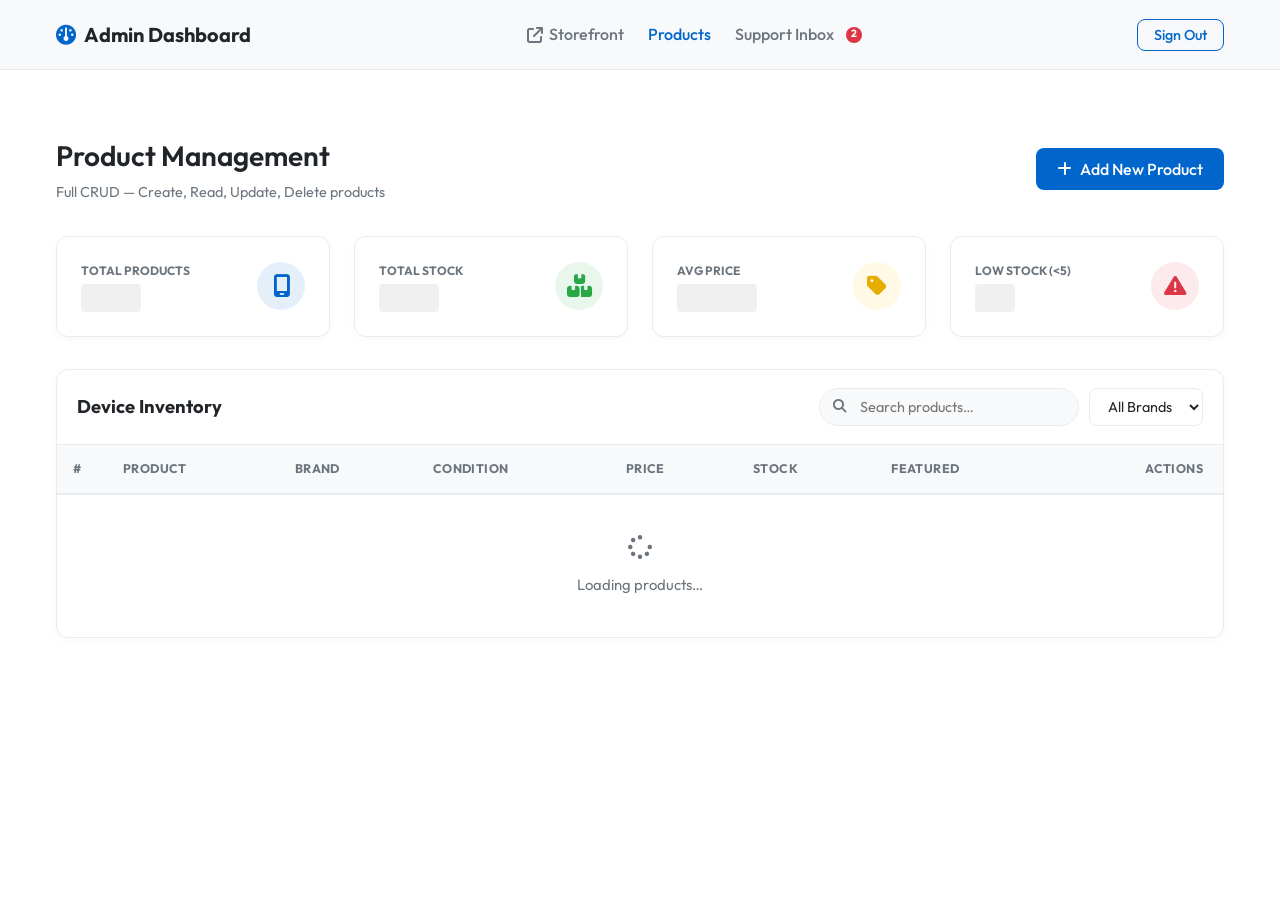
<file: admin.html>
<!DOCTYPE html>
<html lang="en">
<head>
  <meta charset="UTF-8">
  <meta name="viewport" content="width=device-width, initial-scale=1.0, maximum-scale=1.0, user-scalable=no">
  <title>Admin Dashboard - SAF Mobiles</title>
  <link rel="preconnect" href="https://fonts.googleapis.com">
  <link rel="preconnect" href="https://fonts.gstatic.com" crossorigin>
  <link href="https://fonts.googleapis.com/css2?family=Outfit:wght@300;400;500;600;700&display=swap" rel="stylesheet">
  <link rel="stylesheet" href="https://cdnjs.cloudflare.com/ajax/libs/font-awesome/6.4.0/css/all.min.css">
  <link rel="stylesheet" href="styles.css">

  <style>
    /* ── Admin-specific styles ─────────────────────────────────── */
    .kpi-grid {
      display: grid;
      grid-template-columns: repeat(auto-fit, minmax(200px, 1fr));
      gap: var(--spacing-lg);
      margin-bottom: var(--spacing-xl);
    }
    .kpi-card {
      background: var(--surface-color);
      border: 1px solid var(--border-color);
      border-radius: var(--border-radius-lg);
      padding: var(--spacing-lg);
      display: flex;
      align-items: center;
      justify-content: space-between;
      box-shadow: 0 2px 8px rgba(0,0,0,0.03);
    }
    .kpi-icon {
      width: 48px; height: 48px; border-radius: 50%;
      display: flex; align-items: center; justify-content: center; font-size: 1.4rem;
    }
    .kpi-label { font-size: 0.75rem; text-transform: uppercase; font-weight: 700; color: var(--text-secondary); margin-bottom: 4px; }
    .kpi-value { font-size: 1.9rem; font-weight: 700; color: var(--text-primary); }

    /* ── Product Table ─────────────────────────────────────────── */
    .admin-table { width: 100%; border-collapse: collapse; font-size: 0.93rem; }
    .admin-table th {
      background: var(--bg-color); padding: 14px 16px; text-align: left;
      font-weight: 700; font-size: 0.78rem; text-transform: uppercase;
      color: var(--text-secondary); letter-spacing: 0.4px;
      border-bottom: 2px solid var(--border-color);
    }
    .admin-table td {
      padding: 14px 16px; border-bottom: 1px solid var(--border-color);
      vertical-align: middle; color: var(--text-primary);
    }
    .admin-table tr:hover td { background: #f8f9fa; }
    .admin-table tr:last-child td { border-bottom: none; }

    .product-thumb {
      width: 44px; height: 44px; object-fit: contain;
      background: var(--bg-color); border-radius: 6px; padding: 4px;
      border: 1px solid var(--border-color);
    }

    .badge-condition {
      display: inline-block; padding: 3px 10px; border-radius: 100px;
      font-size: 0.72rem; font-weight: 700; text-transform: uppercase;
    }
    .badge-New         { background: #e6f4ea; color: #1e8e3e; }
    .badge-Good        { background: #fff3e0; color: #e65100; }
    .badge-Fair        { background: #fce8e6; color: #c62828; }
    .badge-Refurbished { background: #e8f0fe; color: #1a73e8; }

    .stock-low  { color: var(--danger-color); font-weight: 700; }
    .stock-ok   { color: var(--secondary-color); font-weight: 600; }

    /* ── Modal ─────────────────────────────────────────────────── */
    .modal-backdrop {
      position: fixed; inset: 0; background: rgba(0,0,0,0.45);
      backdrop-filter: blur(3px); z-index: 2000;
      display: flex; align-items: center; justify-content: center;
      opacity: 0; pointer-events: none; transition: opacity 0.2s ease;
    }
    .modal-backdrop.open { opacity: 1; pointer-events: auto; }
    .modal-box {
      background: var(--surface-color); border-radius: var(--border-radius-lg);
      width: 94%; max-width: 680px; max-height: 90vh; overflow-y: auto;
      box-shadow: 0 20px 60px rgba(0,0,0,0.2);
      transform: translateY(24px); transition: transform 0.2s ease;
    }
    .modal-backdrop.open .modal-box { transform: translateY(0); }
    .modal-head {
      display: flex; justify-content: space-between; align-items: center;
      padding: 20px 24px; border-bottom: 1px solid var(--border-color);
      position: sticky; top: 0; background: var(--surface-color); z-index: 1;
    }
    .modal-body { padding: 24px; }

    /* ── Form grid ─────────────────────────────────────────────── */
    .form-grid { display: grid; grid-template-columns: 1fr 1fr; gap: 16px; }
    .form-grid .full { grid-column: 1 / -1; }
    .form-section-title {
      font-size: 0.78rem; text-transform: uppercase; font-weight: 700;
      color: var(--text-secondary); letter-spacing: 0.5px;
      padding-bottom: 8px; border-bottom: 1px solid var(--border-color);
      margin: 20px 0 16px; grid-column: 1 / -1;
    }

    /* ── Delete confirm ─────────────────────────────────────────── */
    .confirm-box {
      background: var(--surface-color); border-radius: var(--border-radius-lg);
      width: 94%; max-width: 400px; padding: 32px 28px; text-align: center;
      box-shadow: 0 20px 60px rgba(0,0,0,0.2);
      transform: scale(0.9); transition: transform 0.2s ease;
    }
    .modal-backdrop.open .confirm-box { transform: scale(1); }

    /* ── Search bar ─────────────────────────────────────────────── */
    .table-toolbar {
      display: flex; justify-content: space-between; align-items: center;
      padding: 18px 20px; border-bottom: 1px solid var(--border-color);
      flex-wrap: wrap; gap: 12px;
    }
    #table-search {
      width: 260px; padding: 9px 16px 9px 40px;
      border: 1px solid var(--border-color); border-radius: 100px;
      font-family: inherit; font-size: 0.9rem;
      background: var(--bg-color); color: var(--text-primary);
      transition: border-color 0.2s;
    }
    #table-search:focus { outline: none; border-color: var(--primary-color); }
    .search-wrap { position: relative; display: inline-flex; align-items: center; }
    .search-wrap i { position: absolute; left: 14px; color: var(--text-secondary); font-size: 0.85rem; }

    /* ── Skeleton loading ─────────────────────────────────────── */
    @keyframes shimmer { 0%{background-position:-400px 0} 100%{background-position:400px 0} }
    .skeleton {
      background: linear-gradient(90deg,#f0f0f0 25%,#e0e0e0 50%,#f0f0f0 75%);
      background-size: 800px 100%; animation: shimmer 1.4s infinite;
      border-radius: 4px; height: 16px; display: block;
    }

    /* ── Empty state ─────────────────────────────────────────── */
    .empty-state { text-align: center; padding: 60px 20px; color: var(--text-secondary); }
    .empty-state i { font-size: 3rem; margin-bottom: 16px; opacity: 0.4; }

    @media(max-width:768px) {
      .form-grid { grid-template-columns: 1fr; }
      .form-grid .full { grid-column: 1; }
      .admin-table th:nth-child(n+4),
      .admin-table td:nth-child(n+4) { display: none; }
    }
  </style>
</head>
<body id="page-admin">

<!-- ══════════════════════════════════════════════════════════════
     TOP NAV
═══════════════════════════════════════════════════════════════ -->
<nav class="navbar" style="background:var(--bg-color); border-bottom:1px solid var(--border-color);">
  <div class="container nav-container">
    <div class="logo-brand">
      <i class="fa-solid fa-gauge text-primary"></i>
      <span style="font-weight:700;">Admin Dashboard</span>
    </div>
    <div class="nav-links">
      <a href="index.html"  class="nav-item"><i class="fa-solid fa-arrow-up-right-from-square"></i> Storefront</a>
      <a href="admin.html"  class="nav-item active">Products</a>
      <a href="chat.html"   class="nav-item">Support Inbox <span class="badge" style="position:static;margin-left:6px;">2</span></a>
    </div>
    <button id="logoutBtn" class="btn btn-outline" style="padding:6px 16px;font-size:0.9rem;">Sign Out</button>
  </div>
</nav>

<!-- ══════════════════════════════════════════════════════════════
     PAGE BODY
═══════════════════════════════════════════════════════════════ -->
<div class="section-light" style="min-height:calc(100vh - 70px);">
  <div class="container" style="padding-top:32px;">

    <!-- Page header -->
    <div style="display:flex;justify-content:space-between;align-items:center;margin-bottom:var(--spacing-xl);flex-wrap:wrap;gap:12px;">
      <div>
        <h1 style="font-size:1.75rem;margin-bottom:2px;">Product Management</h1>
        <p class="text-secondary" style="font-size:0.9rem;">Full CRUD — Create, Read, Update, Delete products</p>
      </div>
      <button class="btn btn-primary" id="addProductBtn" style="display:flex;align-items:center;gap:8px;padding:10px 20px;">
        <i class="fa-solid fa-plus"></i> Add New Product
      </button>
    </div>

    <!-- KPI Cards (live from DB) -->
    <div class="kpi-grid" id="kpi-grid">
      <!-- skeleton -->
      <div class="kpi-card"><div><div class="kpi-label">Total Products</div><div class="skeleton" style="width:60px;height:28px;margin-top:4px;"></div></div><div class="kpi-icon" style="background:rgba(0,102,204,0.1);color:var(--primary-color);"><i class="fa-solid fa-mobile-screen"></i></div></div>
      <div class="kpi-card"><div><div class="kpi-label">Total Stock</div><div class="skeleton" style="width:60px;height:28px;margin-top:4px;"></div></div><div class="kpi-icon" style="background:rgba(40,167,69,0.1);color:var(--secondary-color);"><i class="fa-solid fa-boxes-stacked"></i></div></div>
      <div class="kpi-card"><div><div class="kpi-label">Avg Price</div><div class="skeleton" style="width:80px;height:28px;margin-top:4px;"></div></div><div class="kpi-icon" style="background:rgba(255,193,7,0.1);color:#e6ac00;"><i class="fa-solid fa-tag"></i></div></div>
      <div class="kpi-card"><div><div class="kpi-label">Low Stock (&lt;5)</div><div class="skeleton" style="width:40px;height:28px;margin-top:4px;"></div></div><div class="kpi-icon" style="background:rgba(220,53,69,0.1);color:var(--danger-color);"><i class="fa-solid fa-triangle-exclamation"></i></div></div>
    </div>

    <!-- Product Inventory Table -->
    <div style="background:var(--surface-color);border:1px solid var(--border-color);border-radius:var(--border-radius-lg);overflow:hidden;box-shadow:0 2px 10px rgba(0,0,0,0.03);">

      <!-- Toolbar -->
      <div class="table-toolbar">
        <h2 style="font-size:1.15rem;margin:0;font-weight:700;">Device Inventory</h2>
        <div style="display:flex;gap:10px;align-items:center;flex-wrap:wrap;">
          <div class="search-wrap">
            <i class="fa-solid fa-magnifying-glass"></i>
            <input type="text" id="table-search" placeholder="Search products…">
          </div>
          <select id="brand-filter" class="input-control" style="width:auto;padding:8px 14px;font-size:0.9rem;">
            <option value="">All Brands</option>
            <option value="Apple">Apple</option>
            <option value="Samsung">Samsung</option>
            <option value="Google">Google</option>
            <option value="OnePlus">OnePlus</option>
            <option value="Xiaomi">Xiaomi</option>
          </select>
        </div>
      </div>

      <!-- Table -->
      <div style="overflow-x:auto;">
        <table class="admin-table">
          <thead>
            <tr>
              <th style="width:50px;">#</th>
              <th>Product</th>
              <th>Brand</th>
              <th>Condition</th>
              <th>Price</th>
              <th>Stock</th>
              <th>Featured</th>
              <th style="text-align:right;padding-right:20px;">Actions</th>
            </tr>
          </thead>
          <tbody id="products-tbody">
            <!-- JS populated -->
            <tr id="loading-row">
              <td colspan="8" style="text-align:center;padding:40px;">
                <i class="fa-solid fa-spinner fa-spin text-secondary" style="font-size:1.5rem;"></i>
                <p class="text-secondary" style="margin-top:10px;">Loading products…</p>
              </td>
            </tr>
          </tbody>
        </table>
      </div>

      <!-- Footer -->
      <div id="table-footer" style="padding:14px 20px;border-top:1px solid var(--border-color);font-size:0.85rem;color:var(--text-secondary);display:none;">
        Showing <strong id="shown-count">0</strong> of <strong id="total-count">0</strong> products
      </div>
    </div>

  </div>
</div>

<!-- ══════════════════════════════════════════════════════════════
     ADD / EDIT MODAL
═══════════════════════════════════════════════════════════════ -->
<div class="modal-backdrop" id="productModal">
  <div class="modal-box">
    <div class="modal-head">
      <h2 id="modal-title" style="margin:0;font-size:1.2rem;">Add New Product</h2>
      <button class="icon-btn" id="closeModal"><i class="fa-solid fa-xmark" style="font-size:1.2rem;"></i></button>
    </div>
    <div class="modal-body">

      <div id="form-alert" style="display:none;padding:12px 16px;border-radius:8px;margin-bottom:16px;font-weight:500;font-size:0.9rem;"></div>

      <div class="form-grid">

        <!-- Section: Basic -->
        <div class="form-section-title">Basic Information</div>

        <div class="input-group full">
          <label>Product Name <span style="color:var(--danger-color)">*</span></label>
          <input type="text" id="f-name" class="input-control" placeholder="e.g. Apple iPhone 15 Pro Max">
        </div>

        <div class="input-group">
          <label>Brand <span style="color:var(--danger-color)">*</span></label>
          <select id="f-brand" class="input-control" style="appearance:auto;cursor:pointer;">
            <option value="">— Select brand —</option>
            <option>Apple</option>
            <option>Samsung</option>
            <option>Google</option>
            <option>OnePlus</option>
            <option>Xiaomi</option>
            <option>Realme</option>
            <option>Other</option>
          </select>
        </div>

        <div class="input-group">
          <label>Condition</label>
          <select id="f-condition" class="input-control" style="appearance:auto;cursor:pointer;">
            <option>New</option>
            <option>Good</option>
            <option>Fair</option>
            <option>Refurbished</option>
          </select>
        </div>

        <div class="input-group">
          <label>Price (USD) <span style="color:var(--danger-color)">*</span></label>
          <input type="number" id="f-price" class="input-control" placeholder="0.00" min="0" step="0.01">
        </div>

        <div class="input-group">
          <label>Stock Quantity</label>
          <input type="number" id="f-stock" class="input-control" placeholder="0" min="0" value="0">
        </div>

        <div class="input-group full" style="display:flex;align-items:center;gap:10px;padding:12px 0;">
          <input type="checkbox" id="f-featured" style="width:18px;height:18px;cursor:pointer;accent-color:var(--primary-color);">
          <label for="f-featured" style="margin:0;cursor:pointer;font-weight:500;">Mark as Featured (shown on homepage)</label>
        </div>

        <!-- Section: Media -->
        <div class="form-section-title">Media</div>

        <div class="input-group full">
          <label>Image URL</label>
          <input type="text" id="f-image" class="input-control" placeholder="assets/images/phone.png  or  https://…">
          <p style="font-size:0.8rem;color:var(--text-secondary);margin-top:4px;"><i class="fa-solid fa-info-circle"></i> Leave blank to use placeholder image</p>
        </div>

        <!-- Section: Specs -->
        <div class="form-section-title">Technical Specifications</div>

        <div class="input-group full">
          <label>Display / Screen</label>
          <input type="text" id="f-screen" class="input-control" placeholder='e.g. 6.7" Super Retina XDR OLED, 120Hz'>
        </div>

        <div class="input-group full">
          <label>Processor / Chip</label>
          <input type="text" id="f-chip" class="input-control" placeholder="e.g. A17 Pro (3nm)">
        </div>

        <div class="input-group full">
          <label>Camera System</label>
          <input type="text" id="f-camera" class="input-control" placeholder="e.g. 48MP Main | 12MP Ultrawide">
        </div>

        <div class="input-group full">
          <label>Battery</label>
          <input type="text" id="f-battery" class="input-control" placeholder="e.g. 4422 mAh, 30W fast charge">
        </div>

      </div><!-- /.form-grid -->

      <div style="display:flex;gap:12px;margin-top:24px;justify-content:flex-end;">
        <button class="btn" id="cancelModalBtn" style="padding:12px 24px;">Cancel</button>
        <button class="btn btn-primary" id="saveProductBtn" style="padding:12px 28px;min-width:130px;">
          <span id="save-btn-text">Save Product</span>
          <i id="save-spinner" class="fa-solid fa-spinner fa-spin" style="display:none;"></i>
        </button>
      </div>

    </div><!-- /.modal-body -->
  </div>
</div>

<!-- ══════════════════════════════════════════════════════════════
     DELETE CONFIRM MODAL
═══════════════════════════════════════════════════════════════ -->
<div class="modal-backdrop" id="deleteModal">
  <div class="confirm-box">
    <div style="width:60px;height:60px;background:rgba(220,53,69,0.1);border-radius:50%;display:flex;align-items:center;justify-content:center;margin:0 auto 20px;">
      <i class="fa-solid fa-trash-can" style="font-size:1.5rem;color:var(--danger-color);"></i>
    </div>
    <h2 style="font-size:1.2rem;margin-bottom:8px;">Delete Product?</h2>
    <p class="text-secondary" id="delete-confirm-msg" style="margin-bottom:24px;font-size:0.95rem;">This action cannot be undone.</p>
    <div style="display:flex;gap:12px;justify-content:center;">
      <button class="btn" id="cancelDeleteBtn" style="flex:1;padding:12px;">Cancel</button>
      <button class="btn btn-danger" id="confirmDeleteBtn" style="flex:1;padding:12px;">
        <span id="del-btn-text">Delete</span>
        <i id="del-spinner" class="fa-solid fa-spinner fa-spin" style="display:none;"></i>
      </button>
    </div>
  </div>
</div>

<!-- Toast (inherited from app.js) -->

<script src="data.js"></script>
<script src="app.js"></script>
<script>
// ═══════════════════════════════════════════════════════════════════
//  CONFIG  –  set this to your MAMP base URL before uploading
// ═══════════════════════════════════════════════════════════════════
//const API_BASE = 'https://safmobiles.infinityfreeapp.com/api';
const API_BASE = 'http://localhost/safmobiles/api';
// After getting a live PHP host URL, replace with:  'https://your-host.com/api'

// ═══════════════════════════════════════════════════════════════════
//  STATE
// ═══════════════════════════════════════════════════════════════════
let allProducts   = [];       // master list from DB
let editingId     = null;     // null = add, number = edit
let pendingDelete = null;     // id waiting for confirm

// ═══════════════════════════════════════════════════════════════════
//  INIT
// ═══════════════════════════════════════════════════════════════════
document.addEventListener('DOMContentLoaded', () => {
  checkAuthAndLoad();
  bindUI();
});

function checkAuthAndLoad() {
  fetch(`${API_BASE}/check_auth.php`, { credentials: 'include' })
    .then(r => {
      if (r.status === 401) { window.location.replace('login.html'); throw 0; }
      return r.json();
    })
    .then(d => {
      if (!d.authenticated) { window.location.replace('login.html'); return; }
      loadProducts();
    })
    .catch(() => {});
}

// ═══════════════════════════════════════════════════════════════════
//  READ – fetch all products
// ═══════════════════════════════════════════════════════════════════
function loadProducts() {
  fetch(`${API_BASE}/products_read.php`, { credentials: 'include' })
    .then(r => r.json())
    .then(d => {
      if (!d.success) throw new Error(d.message);
      allProducts = d.data;
      renderKPIs(allProducts);
      renderTable(allProducts);
    })
    .catch(err => {
      document.getElementById('products-tbody').innerHTML = `
        <tr><td colspan="8">
          <div class="empty-state">
            <i class="fa-solid fa-circle-exclamation" style="color:var(--danger-color);"></i>
            <p style="color:var(--danger-color);font-weight:600;">Failed to load products</p>
            <p class="text-secondary" style="font-size:0.85rem;">${err.message}</p>
            <p class="text-secondary" style="font-size:0.8rem;margin-top:8px;">
              Make sure MAMP is running and API_BASE is correct (currently: <code>${API_BASE}</code>)
            </p>
          </div>
        </td></tr>`;
    });
}

// ═══════════════════════════════════════════════════════════════════
//  KPI CARDS
// ═══════════════════════════════════════════════════════════════════
function renderKPIs(products) {
  const totalStock  = products.reduce((s, p) => s + parseInt(p.stock), 0);
  const avgPrice    = products.length ? products.reduce((s,p)=>s+parseFloat(p.price),0)/products.length : 0;
  const lowStock    = products.filter(p => parseInt(p.stock) < 5).length;

  document.getElementById('kpi-grid').innerHTML = `
    <div class="kpi-card">
      <div><div class="kpi-label">Total Products</div><div class="kpi-value">${products.length}</div></div>
      <div class="kpi-icon" style="background:rgba(0,102,204,0.1);color:var(--primary-color);"><i class="fa-solid fa-mobile-screen"></i></div>
    </div>
    <div class="kpi-card">
      <div><div class="kpi-label">Total Stock</div><div class="kpi-value">${totalStock}</div></div>
      <div class="kpi-icon" style="background:rgba(40,167,69,0.1);color:var(--secondary-color);"><i class="fa-solid fa-boxes-stacked"></i></div>
    </div>
    <div class="kpi-card">
      <div><div class="kpi-label">Avg Price</div><div class="kpi-value">$${avgPrice.toFixed(0)}</div></div>
      <div class="kpi-icon" style="background:rgba(255,193,7,0.1);color:#e6ac00;"><i class="fa-solid fa-tag"></i></div>
    </div>
    <div class="kpi-card">
      <div><div class="kpi-label">Low Stock (&lt;5)</div><div class="kpi-value" style="color:${lowStock>0?'var(--danger-color)':'inherit'};">${lowStock}</div></div>
      <div class="kpi-icon" style="background:rgba(220,53,69,0.1);color:var(--danger-color);"><i class="fa-solid fa-triangle-exclamation"></i></div>
    </div>
  `;
}

// ═══════════════════════════════════════════════════════════════════
//  TABLE RENDERING
// ═══════════════════════════════════════════════════════════════════
function renderTable(products) {
  const tbody = document.getElementById('products-tbody');
  const footer = document.getElementById('table-footer');

  if (!products.length) {
    tbody.innerHTML = `<tr><td colspan="8"><div class="empty-state"><i class="fa-solid fa-box-open"></i><p>No products found.</p></div></td></tr>`;
    footer.style.display = 'none';
    return;
  }

  tbody.innerHTML = products.map(p => `
    <tr data-id="${p.id}">
      <td style="color:var(--text-secondary);font-size:0.8rem;">#${p.id}</td>
      <td>
        <div style="display:flex;align-items:center;gap:12px;">
          <img src="${p.image_url}" alt="${p.name}" class="product-thumb"
               onerror="this.src='assets/images/placeholder.png'">
          <div>
            <div style="font-weight:600;font-size:0.95rem;">${p.name}</div>
            <div style="font-size:0.78rem;color:var(--text-secondary);margin-top:2px;">${p.screen || '—'}</div>
          </div>
        </div>
      </td>
      <td>${p.brand}</td>
      <td><span class="badge-condition badge-${p.condition}">${p.condition}</span></td>
      <td class="text-primary text-bold">$${parseFloat(p.price).toFixed(2)}</td>
      <td class="${parseInt(p.stock) < 5 ? 'stock-low' : 'stock-ok'}">${p.stock}</td>
      <td style="text-align:center;">
        ${parseInt(p.featured) ? '<i class="fa-solid fa-star" style="color:#f5a623;"></i>' : '<span style="color:var(--border-color);">—</span>'}
      </td>
      <td style="text-align:right;padding-right:16px;">
        <div style="display:flex;gap:4px;justify-content:flex-end;">
          <button class="btn" style="padding:6px 14px;font-size:0.82rem;display:flex;align-items:center;gap:6px;"
                  onclick="openEditModal(${p.id})">
            <i class="fa-solid fa-pen-to-square text-primary"></i> Edit
          </button>
          <button class="btn btn-danger" style="padding:6px 14px;font-size:0.82rem;display:flex;align-items:center;gap:6px;"
                  onclick="openDeleteModal(${p.id}, '${escHtml(p.name)}')">
            <i class="fa-regular fa-trash-can"></i> Delete
          </button>
        </div>
      </td>
    </tr>
  `).join('');

  document.getElementById('shown-count').textContent = products.length;
  document.getElementById('total-count').textContent  = allProducts.length;
  footer.style.display = 'block';
}

// ═══════════════════════════════════════════════════════════════════
//  SEARCH + FILTER (client-side for speed)
// ═══════════════════════════════════════════════════════════════════
function applyFilters() {
  const q     = document.getElementById('table-search').value.toLowerCase();
  const brand = document.getElementById('brand-filter').value;
  const filtered = allProducts.filter(p =>
    (!brand || p.brand === brand) &&
    (!q    || p.name.toLowerCase().includes(q) || p.brand.toLowerCase().includes(q))
  );
  renderTable(filtered);
}

// ═══════════════════════════════════════════════════════════════════
//  MODAL HELPERS
// ═══════════════════════════════════════════════════════════════════
function openModal(id)  { document.getElementById(id).classList.add('open');    }
function closeModalEl(id) { document.getElementById(id).classList.remove('open'); }

function clearForm() {
  ['f-name','f-price','f-stock','f-image','f-screen','f-chip','f-camera','f-battery'].forEach(id => {
    document.getElementById(id).value = '';
  });
  document.getElementById('f-brand').value     = '';
  document.getElementById('f-condition').value = 'New';
  document.getElementById('f-featured').checked = false;
  document.getElementById('form-alert').style.display = 'none';
}

function showFormAlert(msg, type='error') {
  const el = document.getElementById('form-alert');
  el.style.display = 'block';
  el.style.background = type === 'error' ? '#fce8e6' : '#e6f4ea';
  el.style.color      = type === 'error' ? '#c62828' : '#1e8e3e';
  el.innerHTML = `<i class="fa-solid fa-${type==='error'?'circle-exclamation':'circle-check'}"></i> ${msg}`;
}

// ── ADD modal ──────────────────────────────────────────────────────
function openAddModal() {
  editingId = null;
  clearForm();
  document.getElementById('modal-title').textContent = 'Add New Product';
  document.getElementById('save-btn-text').textContent = 'Save Product';
  openModal('productModal');
}

// ── EDIT modal ─────────────────────────────────────────────────────
function openEditModal(id) {
  editingId = id;
  const p = allProducts.find(x => x.id == id);
  if (!p) return;

  clearForm();
  document.getElementById('modal-title').textContent = 'Edit Product';
  document.getElementById('save-btn-text').textContent = 'Update Product';

  document.getElementById('f-name').value      = p.name;
  document.getElementById('f-brand').value     = p.brand;
  document.getElementById('f-price').value     = parseFloat(p.price).toFixed(2);
  document.getElementById('f-condition').value = p.condition;
  document.getElementById('f-stock').value     = p.stock;
  document.getElementById('f-image').value     = p.image_url !== 'assets/images/placeholder.png' ? p.image_url : '';
  document.getElementById('f-screen').value    = p.screen  || '';
  document.getElementById('f-chip').value      = p.chip    || '';
  document.getElementById('f-camera').value    = p.camera  || '';
  document.getElementById('f-battery').value   = p.battery || '';
  document.getElementById('f-featured').checked = !!parseInt(p.featured);

  openModal('productModal');
}

// ── DELETE modal ────────────────────────────────────────────────────
function openDeleteModal(id, name) {
  pendingDelete = id;
  document.getElementById('delete-confirm-msg').textContent =
    `Are you sure you want to permanently delete "${name}"?`;
  openModal('deleteModal');
}

// ═══════════════════════════════════════════════════════════════════
//  CREATE / UPDATE  (shared save handler)
// ═══════════════════════════════════════════════════════════════════
function saveProduct() {
  const name      = document.getElementById('f-name').value.trim();
  const brand     = document.getElementById('f-brand').value;
  const price     = document.getElementById('f-price').value.trim();
  const condition = document.getElementById('f-condition').value;
  const stock     = document.getElementById('f-stock').value;
  const featured  = document.getElementById('f-featured').checked ? '1' : '0';
  const image_url = document.getElementById('f-image').value.trim();
  const screen    = document.getElementById('f-screen').value.trim();
  const chip      = document.getElementById('f-chip').value.trim();
  const camera    = document.getElementById('f-camera').value.trim();
  const battery   = document.getElementById('f-battery').value.trim();

  // Client-side validation
  if (!name)  return showFormAlert('Product name is required.');
  if (!brand) return showFormAlert('Please select a brand.');
  if (!price || isNaN(price) || parseFloat(price) < 0)
    return showFormAlert('Enter a valid price.');

  // Loading state
  const btnText   = document.getElementById('save-btn-text');
  const spinner   = document.getElementById('save-spinner');
  const saveBtn   = document.getElementById('saveProductBtn');
  btnText.style.display   = 'none';
  spinner.style.display   = 'inline-block';
  saveBtn.disabled        = true;

  const fd = new FormData();
  if (editingId) fd.append('id', editingId);
  fd.append('name',      name);
  fd.append('brand',     brand);
  fd.append('price',     price);
  fd.append('condition', condition);
  fd.append('stock',     stock);
  fd.append('featured',  featured === '1' ? 'on' : '');
  fd.append('image_url', image_url);
  fd.append('screen',    screen);
  fd.append('chip',      chip);
  fd.append('camera',    camera);
  fd.append('battery',   battery);

  const endpoint = editingId
    ? `${API_BASE}/products_update.php`
    : `${API_BASE}/products_create.php`;

  fetch(endpoint, { method: 'POST', body: fd, credentials: 'include' })
    .then(r => r.json())
    .then(d => {
      if (d.success) {
        closeModalEl('productModal');
        showToast(d.message, 'success');
        loadProducts();   // refresh table + KPIs
      } else {
        showFormAlert(d.message);
        btnText.style.display  = 'inline-block';
        spinner.style.display  = 'none';
        saveBtn.disabled       = false;
      }
    })
    .catch(() => {
      showFormAlert('Network error. Check that MAMP is running.');
      btnText.style.display  = 'inline-block';
      spinner.style.display  = 'none';
      saveBtn.disabled       = false;
    });
}

// ═══════════════════════════════════════════════════════════════════
//  DELETE
// ═══════════════════════════════════════════════════════════════════
function confirmDelete() {
  if (!pendingDelete) return;

  const btnText = document.getElementById('del-btn-text');
  const spinner = document.getElementById('del-spinner');
  const delBtn  = document.getElementById('confirmDeleteBtn');
  btnText.style.display = 'none';
  spinner.style.display = 'inline-block';
  delBtn.disabled       = true;

  const fd = new FormData();
  fd.append('id', pendingDelete);

  fetch(`${API_BASE}/products_delete.php`, { method: 'POST', body: fd, credentials: 'include' })
    .then(r => r.json())
    .then(d => {
      closeModalEl('deleteModal');
      btnText.style.display = 'inline-block';
      spinner.style.display = 'none';
      delBtn.disabled       = false;
      pendingDelete         = null;

      if (d.success) {
        showToast(d.message, 'success');
        loadProducts();
      } else {
        showToast(d.message || 'Delete failed.', 'error');
      }
    })
    .catch(() => {
      closeModalEl('deleteModal');
      showToast('Network error. Check MAMP.', 'error');
      btnText.style.display = 'inline-block';
      spinner.style.display = 'none';
      delBtn.disabled       = false;
    });
}

// ═══════════════════════════════════════════════════════════════════
//  EVENT BINDINGS
// ═══════════════════════════════════════════════════════════════════
function bindUI() {
  document.getElementById('addProductBtn').addEventListener('click', openAddModal);
  document.getElementById('saveProductBtn').addEventListener('click', saveProduct);
  document.getElementById('closeModal').addEventListener('click',     () => closeModalEl('productModal'));
  document.getElementById('cancelModalBtn').addEventListener('click', () => closeModalEl('productModal'));
  document.getElementById('cancelDeleteBtn').addEventListener('click', () => closeModalEl('deleteModal'));
  document.getElementById('confirmDeleteBtn').addEventListener('click', confirmDelete);

  // Close modals on backdrop click
  document.getElementById('productModal').addEventListener('click', function(e) {
    if (e.target === this) closeModalEl('productModal');
  });
  document.getElementById('deleteModal').addEventListener('click', function(e) {
    if (e.target === this) closeModalEl('deleteModal');
  });

  // Search + filter
  document.getElementById('table-search').addEventListener('input',  applyFilters);
  document.getElementById('brand-filter').addEventListener('change', applyFilters);

  // Logout
  document.getElementById('logoutBtn').addEventListener('click', function() {
    if (!confirm('Are you sure you want to sign out?')) return;
    this.innerHTML = '<i class="fa-solid fa-spinner fa-spin"></i> Signing out…';
    fetch(`${API_BASE}/logout.php`, { credentials: 'include' })
      .finally(() => window.location.href = 'login.html');
  });
}

// ═══════════════════════════════════════════════════════════════════
//  UTILITY
// ═══════════════════════════════════════════════════════════════════
function escHtml(str) {
  return str.replace(/[&<>"']/g, c => ({'&':'&amp;','<':'&lt;','>':'&gt;','"':'&quot;',"'":'&#39;'}[c]));
}
</script>
</body>
</html>
</file>
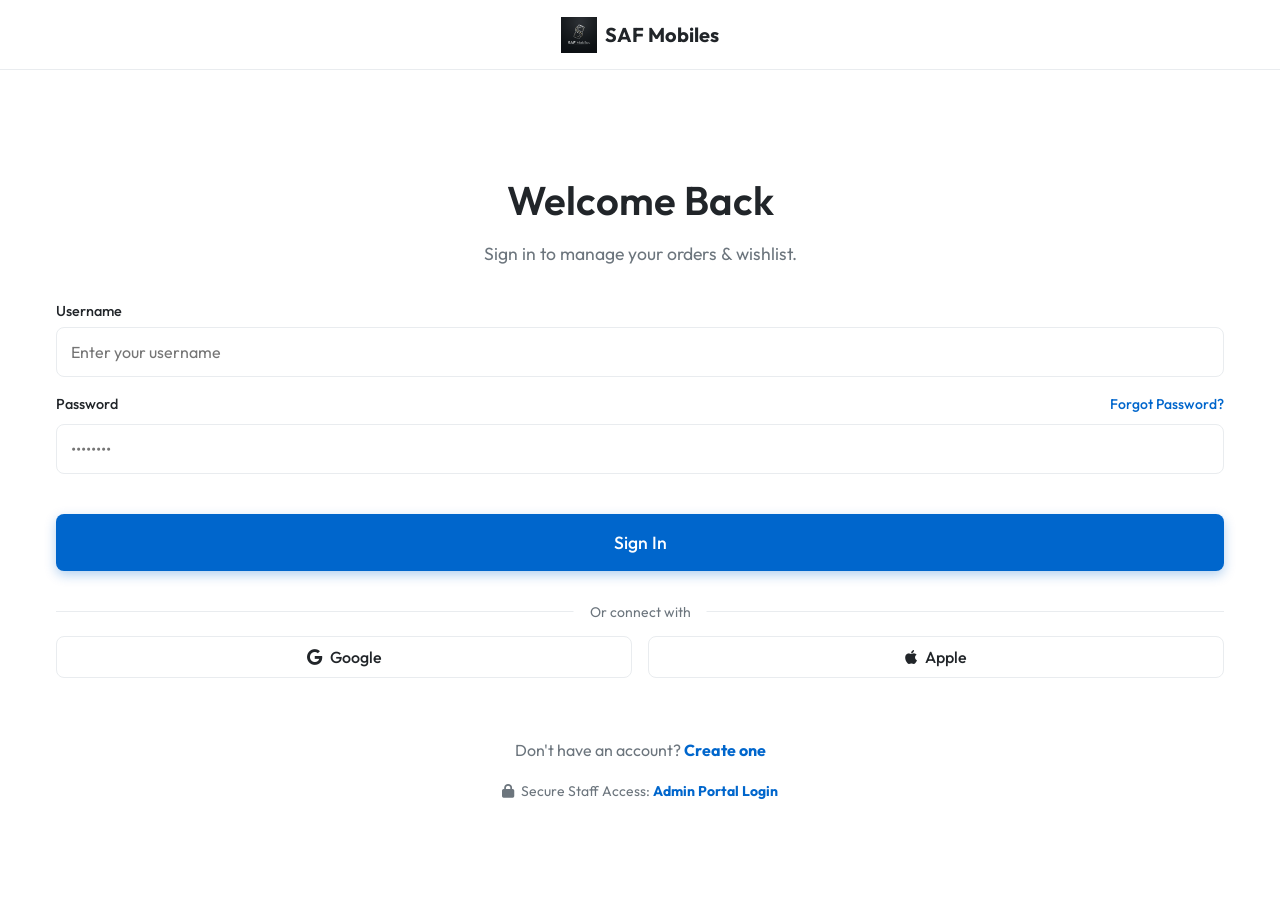
<file: login.html>
<!DOCTYPE html>
<html lang="en">
<head>
  <meta charset="UTF-8">
  <meta name="viewport" content="width=device-width, initial-scale=1.0, maximum-scale=1.0, user-scalable=no">
  <title>Account Access - SAF Mobiles</title>
  <link rel="preconnect" href="https://fonts.googleapis.com">
  <link rel="preconnect" href="https://fonts.gstatic.com" crossorigin>
  <link href="https://fonts.googleapis.com/css2?family=Outfit:wght@300;400;500;600;700&display=swap" rel="stylesheet">
  <link rel="stylesheet" href="https://cdnjs.cloudflare.com/ajax/libs/font-awesome/6.4.0/css/all.min.css">
  <link rel="stylesheet" href="styles.css">
</head>
<body id="page-login" style="background-color: var(--surface-color);">

  <nav class="navbar" style="border-bottom: 1px solid var(--border-color); box-shadow: none;">
    <div class="container nav-container" style="justify-content: center;">
      <a href="index.html" class="logo-brand">
        <img src="assets/images/logo.png" alt="SAF Logo"> SAF Mobiles
      </a>
    </div>
  </nav>

  <div class="section-light" style="min-height: calc(100vh - 70px); align-items: center; display: flex;">
    <div class="container form-section">
      
      <div style="text-align: center; margin-bottom: var(--spacing-xl);">
        <h1 style="font-size: 2.5rem; margin-bottom: 8px;">Welcome Back</h1>
        <p class="text-secondary" style="font-size: 1.1rem;">Sign in to manage your orders & wishlist.</p>
      </div>

      <form id="login-form">
        <div id="login-alert" style="display: none; padding: 12px; border-radius: 8px; margin-bottom: 16px; text-align: center; font-weight: 500;"></div>

        <div class="input-group">
          <label>Username</label>
          <input type="text" name="username" class="input-control" placeholder="Enter your username" required style="padding: 14px;">
        </div>
        
        <div class="input-group">
          <div style="display: flex; justify-content: space-between; margin-bottom: 4px;">
            <label>Password</label>
            <a href="#" class="text-primary text-sm" style="font-weight: 500;">Forgot Password?</a>
          </div>
          <input type="password" name="password" class="input-control" placeholder="••••••••" required style="padding: 14px;">
        </div>
        
        <button type="submit" class="btn btn-primary" style="width: 100%; padding: 16px; font-size: 1.1rem; margin-top: 24px; box-shadow: 0 4px 12px rgba(0,102,204,0.3);">
          <span id="btnText">Sign In</span>
          <i id="btnSpinner" class="fa-solid fa-spinner fa-spin" style="display: none;"></i>
        </button>
        
        <!-- Social Login -->
        <div style="margin-top: 40px; text-align: center; position: relative;">
          <hr style="border: 0; border-top: 1px solid var(--border-color); margin-bottom: 24px;">
          <span class="text-secondary text-sm" style="position: absolute; top: -10px; left: 50%; transform: translateX(-50%); background: var(--surface-color); padding: 0 16px;">Or connect with</span>
          
          <div style="display: flex; gap: var(--spacing-md); justify-content: center;">
            <button type="button" class="btn btn-outline" style="flex: 1; display: flex; align-items: center; justify-content: center; gap: 8px; border-color: var(--border-color); color: var(--text-primary);"><i class="fa-brands fa-google text-danger"></i> Google</button>
            <button type="button" class="btn btn-outline" style="flex: 1; display: flex; align-items: center; justify-content: center; gap: 8px; border-color: var(--border-color); color: var(--text-primary);"><i class="fa-brands fa-apple"></i> Apple</button>
          </div>
        </div>

      </form>

      <div style="margin-top: 60px; text-align: center;">
        <p class="text-secondary">Don't have an account? <a href="#" class="text-primary text-bold">Create one</a></p>
        <p class="text-sm text-secondary" style="margin-top: var(--spacing-md);">
          <i class="fa-solid fa-lock" style="margin-right: 4px;"></i> Secure Staff Access: 
          <a href="admin.html" class="text-primary text-bold">Admin Portal Login</a>
        </p>
      </div>

    </div>
  </div>

  <script src="data.js"></script>
  <script src="app.js"></script>
  <script>
    document.getElementById('login-form').addEventListener('submit', function(e) {
      e.preventDefault();
      
      const form = this;
      const btnText = document.getElementById('btnText');
      const btnSpinner = document.getElementById('btnSpinner');
      const alertBox = document.getElementById('login-alert');
      const submitBtn = form.querySelector('button[type="submit"]');

      // Loading state
      btnText.style.display = 'none';
      btnSpinner.style.display = 'inline-block';
      submitBtn.disabled = true;
      alertBox.style.display = 'none';

      const formData = new FormData(form);

      fetch('api/login.php', {
        method: 'POST',
        body: formData
      })
      .then(res => res.json())
      .then(data => {
        if(data.success) {
          alertBox.style.backgroundColor = '#e6f4ea';
          alertBox.style.color = '#1e8e3e';
          alertBox.textContent = data.message + ' Redirecting...';
          alertBox.style.display = 'block';

          setTimeout(() => {
            window.location.href = data.redirect;
          }, 1000);
        } else {
          alertBox.style.backgroundColor = '#fce8e6';
          alertBox.style.color = '#d93025';
          alertBox.textContent = data.message;
          alertBox.style.display = 'block';

          btnText.style.display = 'inline-block';
          btnSpinner.style.display = 'none';
          submitBtn.disabled = false;
        }
      })
      .catch(err => {
        alertBox.style.backgroundColor = '#fce8e6';
        alertBox.style.color = '#d93025';
        alertBox.textContent = 'A system error occurred.';
        alertBox.style.display = 'block';

        btnText.style.display = 'inline-block';
        btnSpinner.style.display = 'none';
        submitBtn.disabled = false;
      });
    });
  </script>
</body>
</html>
</file>
<file: styles.css>
:root {
  /* Colors - Clean Light Theme */
  --bg-color: #f8f9fa; 
  --surface-color: #ffffff; 
  --surface-hover: #f1f3f5;
  --border-color: #e9ecef;
  
  --primary-color: #0066cc; 
  --primary-hover: #0052a3;
  --secondary-color: #28a745; 
  --accent-color: #ffc107; 
  --danger-color: #dc3545; 
  
  --text-primary: #212529; 
  --text-secondary: #6c757d;
  
  --spacing-xs: 4px;
  --spacing-sm: 8px;
  --spacing-md: 16px;
  --spacing-lg: 24px;
  --spacing-xl: 32px;
  --border-radius-sm: 4px;
  --border-radius-md: 8px;
  --border-radius-lg: 12px;
  --nav-height: 70px;
  
  --transition-fast: 0.2s ease;
  --transition-normal: 0.3s ease;
}

* { margin: 0; padding: 0; box-sizing: border-box; }

body {
  font-family: 'Outfit', -apple-system, BlinkMacSystemFont, "Segoe UI", Roboto, Helvetica, Arial, sans-serif;
  background-color: var(--bg-color);
  color: var(--text-primary);
  line-height: 1.6;
}

a { color: inherit; text-decoration: none; transition: color var(--transition-fast); }
a:hover { color: var(--primary-color); }
h1, h2, h3, h4, h5, h6 { font-weight: 600; color: var(--text-primary); margin-bottom: var(--spacing-sm); }

.container { width: 100%; max-width: 1200px; margin: 0 auto; padding: 0 var(--spacing-md); }

.text-primary { color: var(--primary-color); }
.text-secondary { color: var(--text-secondary); }
.text-sm { font-size: 0.875rem; }
.text-lg { font-size: 1.125rem; }
.text-xl { font-size: 1.25rem; }
.text-bold { font-weight: 700; }
.text-center { text-align: center; }

.section-light { background-color: var(--surface-color); padding: var(--spacing-xl) 0; }
.section-grey { background-color: var(--bg-color); padding: var(--spacing-xl) 0; }

/* Buttons */
.btn {
  display: inline-block;
  background: var(--border-color);
  color: var(--text-primary);
  border: 1px solid transparent;
  padding: 10px 20px;
  border-radius: var(--border-radius-md);
  font-family: inherit;
  font-size: 1rem;
  font-weight: 500;
  cursor: pointer;
  transition: all var(--transition-fast);
  text-align: center;
}
.btn:hover { background: #dfe3e7; transform: translateY(-1px); box-shadow: 0 4px 8px rgba(0,0,0,0.05); }
.btn:active { transform: translateY(0); }
.btn-primary { background: var(--primary-color); color: #fff; }
.btn-primary:hover { background: var(--primary-hover); color: #fff; }
.btn-outline { background: transparent; border: 1px solid var(--primary-color); color: var(--primary-color); }
.btn-outline:hover { background: var(--primary-color); color: #fff; }
.btn-danger { background: var(--danger-color); color: #fff; }
.btn-danger:hover { background: #c82333; }

/* Inputs */
.input-group { margin-bottom: var(--spacing-md); }
.input-group label { display: block; margin-bottom: var(--spacing-xs); color: var(--text-primary); font-size: 0.9rem; font-weight: 500; }
.input-control {
  width: 100%; background: var(--surface-color); border: 1px solid var(--border-color); color: var(--text-primary);
  padding: 12px 16px; border-radius: var(--border-radius-md); font-family: inherit; font-size: 1rem;
  transition: border-color var(--transition-fast), box-shadow var(--transition-fast);
}
.input-control:focus { outline: none; border-color: var(--primary-color); box-shadow: 0 0 0 3px rgba(0, 102, 204, 0.1); }

/* Top Navbar */
.navbar {
  background-color: var(--surface-color); height: var(--nav-height); border-bottom: 1px solid var(--border-color);
  position: sticky; top: 0; z-index: 1000;
}
.nav-container { display: flex; justify-content: space-between; align-items: center; height: 100%; }
.nav-left { display: flex; align-items: center; gap: var(--spacing-md); }
.logo-brand { display: flex; align-items: center; gap: var(--spacing-sm); font-size: 1.25rem; font-weight: 700; color: var(--text-primary); }
.logo-brand img { height: 36px; width: auto; }
.nav-links { display: flex; align-items: center; gap: var(--spacing-lg); }
.nav-item { font-weight: 500; color: var(--text-secondary); display: flex; align-items: center; gap: 6px; }
.nav-item:hover, .nav-item.active { color: var(--primary-color); }
.icon-btn {
  background: transparent; border: none; color: var(--text-primary); font-size: 1.25rem; cursor: pointer;
  position: relative; display: flex; align-items: center; justify-content: center; padding: 8px; transition: color var(--transition-fast);
}
.icon-btn:hover { color: var(--primary-color); }
.badge {
  position: absolute; top: 2px; right: 0px; background: var(--danger-color); color: white;
  font-size: 0.65rem; font-weight: bold; height: 16px; min-width: 16px; border-radius: 8px;
  display: flex; align-items: center; justify-content: center; padding: 0 4px;
}

/* Sidebar */
.hamburger { display: none; font-size: 1.5rem; }
.sidebar {
  position: fixed; top: 0; left: -280px; width: 280px; height: 100vh; background: var(--surface-color);
  box-shadow: 4px 0 10px rgba(0,0,0,0.05); z-index: 1100; transition: left var(--transition-normal);
  display: flex; flex-direction: column;
}
.sidebar.open { left: 0; }
.sidebar-header { padding: var(--spacing-md); border-bottom: 1px solid var(--border-color); display: flex; justify-content: space-between; align-items: center; }
.sidebar-links { flex: 1; padding: var(--spacing-md) 0; overflow-y: auto; }
.sidebar-link { display: block; padding: 12px var(--spacing-md); color: var(--text-primary); font-weight: 500; border-left: 3px solid transparent; }
.sidebar-link:hover, .sidebar-link.active { background: var(--surface-hover); color: var(--primary-color); border-left-color: var(--primary-color); }
.sidebar-overlay { position: fixed; top: 0; left: 0; width: 100vw; height: 100vh; background: rgba(0,0,0,0.5); z-index: 1050; display: none; opacity: 0; transition: opacity var(--transition-normal); }
.sidebar-overlay.open { display: block; opacity: 1; }

/* Modals */
.modal-backdrop {
  position: fixed; top: 0; left: 0; width: 100vw; height: 100vh;
  background: rgba(0,0,0,0.4); backdrop-filter: blur(2px); -webkit-backdrop-filter: blur(2px);
  z-index: 2000; display: flex; align-items: center; justify-content: center;
  opacity: 0; pointer-events: none; transition: opacity var(--transition-fast);
}
.modal-backdrop.open { opacity: 1; pointer-events: auto; }
.modal-content {
  background: var(--surface-color); border-radius: var(--border-radius-lg); padding: var(--spacing-lg);
  width: 90%; max-width: 500px; transform: translateY(20px); transition: transform var(--transition-fast); box-shadow: 0 10px 40px rgba(0,0,0,0.2);
  display: flex; flex-direction: column; max-height: 80vh;
}
.modal-backdrop.open .modal-content { transform: translateY(0); }
.modal-header { display: flex; justify-content: space-between; align-items: center; margin-bottom: var(--spacing-md); border-bottom: 1px solid var(--border-color); padding-bottom: var(--spacing-sm); }
.modal-body { overflow-y: auto; flex: 1; }

/* Product Cards */
.product-card {
  background: var(--surface-color); border: 1px solid var(--border-color); border-radius: var(--border-radius-md);
  padding: var(--spacing-md); transition: transform var(--transition-fast), box-shadow var(--transition-fast), border-color var(--transition-fast);
  display: flex; flex-direction: column; cursor: pointer;
}
.product-card:hover { transform: translateY(-4px); box-shadow: 0 12px 28px rgba(0,0,0,0.06); border-color: var(--primary-color); }
.product-img-wrapper { background: #f8f9fa; border-radius: var(--border-radius-sm); height: 200px; margin-bottom: var(--spacing-md); display: flex; align-items: center; justify-content: center; padding: var(--spacing-md); }
.product-img-wrapper img { max-width: 100%; max-height: 100%; object-fit: contain; }
.product-brand { font-size: 0.75rem; color: var(--text-secondary); text-transform: uppercase; letter-spacing: 0.5px; margin-bottom: 2px; }
.product-name { font-size: 1.1rem; font-weight: 600; margin-bottom: var(--spacing-xs); color: var(--text-primary); }
.product-price { font-size: 1.25rem; font-weight: 700; color: var(--primary-color); margin-bottom: var(--spacing-md); }

/* Product Grid */
.product-grid { display: grid; grid-template-columns: repeat(auto-fill, minmax(280px, 1fr)); gap: var(--spacing-lg); padding: var(--spacing-md) 0; }

.list-item-card {
  display: flex; align-items: center; background: var(--surface-color); border: 1px solid var(--border-color); padding: var(--spacing-md);
  border-radius: var(--border-radius-md); margin-bottom: var(--spacing-sm); gap: var(--spacing-md); transition: box-shadow var(--transition-fast); cursor: pointer;
}
.list-item-card:hover { box-shadow: 0 4px 12px rgba(0,0,0,0.05); border-color: var(--primary-color); }
.list-item-img { width: 80px; height: 80px; background: var(--bg-color); border-radius: var(--border-radius-sm); display: flex; align-items: center; justify-content: center; padding: 8px; }
.list-item-img img { max-width: 100%; max-height: 100%; object-fit: contain; }
.list-item-info { flex: 1; }
.list-item-title { font-weight: 600; font-size: 1rem; color: var(--text-primary); margin-bottom: 4px; }
.list-item-price { color: var(--primary-color); font-weight: 700; }

/* Image Upload Preview */
.upload-preview-container { display: flex; flex-wrap: wrap; gap: 10px; margin-top: var(--spacing-sm); }
.upload-thumbnail { width: 80px; height: 80px; border-radius: var(--border-radius-sm); border: 1px solid var(--border-color); object-fit: cover; }

/* Table */
.data-table { width: 100%; border-collapse: collapse; background: var(--surface-color); border: 1px solid var(--border-color); }
.data-table th, .data-table td { padding: 16px; border-bottom: 1px solid var(--border-color); border-right: 1px solid var(--border-color); text-align: center; }
.data-table th { background: var(--bg-color); font-weight: 600; color: var(--text-primary); }
.data-table tr td:first-child { text-align: left; font-weight: 600; color: var(--text-secondary); background: var(--bg-color); width: 25%; }

/* Dynamic Background Keyframes */
@keyframes meshShift {
  0% { background-position: 0% 50%; }
  50% { background-position: 100% 50%; }
  100% { background-position: 0% 50%; }
}

.hero-wrapper {
  background: linear-gradient(135deg, #f8f9fa 0%, #e9ecef 25%, #f1f3f5 50%, #e9edf1 75%, #f8f9fa 100%);
  background-size: 400% 400%;
  animation: meshShift 15s ease infinite;
  padding: 60px 0; text-align: center;
  border-bottom: 1px solid var(--border-color);
}
.hero-title { font-size: 2.5rem; color: var(--text-primary); margin-bottom: var(--spacing-sm); }
.hero-subtitle { font-size: 1.25rem; color: var(--text-secondary); margin-bottom: var(--spacing-lg); max-width: 600px; margin-left: auto; margin-right: auto; }

.search-input-wrapper { position: relative; display: flex; align-items: center; width: 100%; max-width: 500px; }
.search-input-wrapper i { position: absolute; left: 16px; color: var(--text-secondary); }
.search-input-wrapper input { padding-left: 44px; border-radius: 100px; }

/* Toast */
.toast {
  position: fixed; bottom: 20px; left: 50%; transform: translateX(-50%) translateY(20px);
  background: #333; color: white; padding: 12px 24px; border-radius: 100px; font-weight: 500; font-size: 0.9rem;
  opacity: 0; pointer-events: none; transition: all var(--transition-normal); z-index: 3000;
  box-shadow: 0 4px 12px rgba(0,0,0,0.15); display: flex; align-items: center; gap: 8px;
}
.toast.success { background: var(--secondary-color); }
.toast.show { opacity: 1; transform: translateX(-50%) translateY(0); }

@media (max-width: 768px) {
  .nav-links { display: none; }
  .hamburger { display: block; }
  .hero-title { font-size: 1.8rem; }
  .product-grid { grid-template-columns: repeat(auto-fill, minmax(160px, 1fr)); gap: var(--spacing-sm); }
  .product-img-wrapper { height: 140px; }
  .data-table th, .data-table td { padding: 8px; font-size: 0.85rem; }
}
</file>
